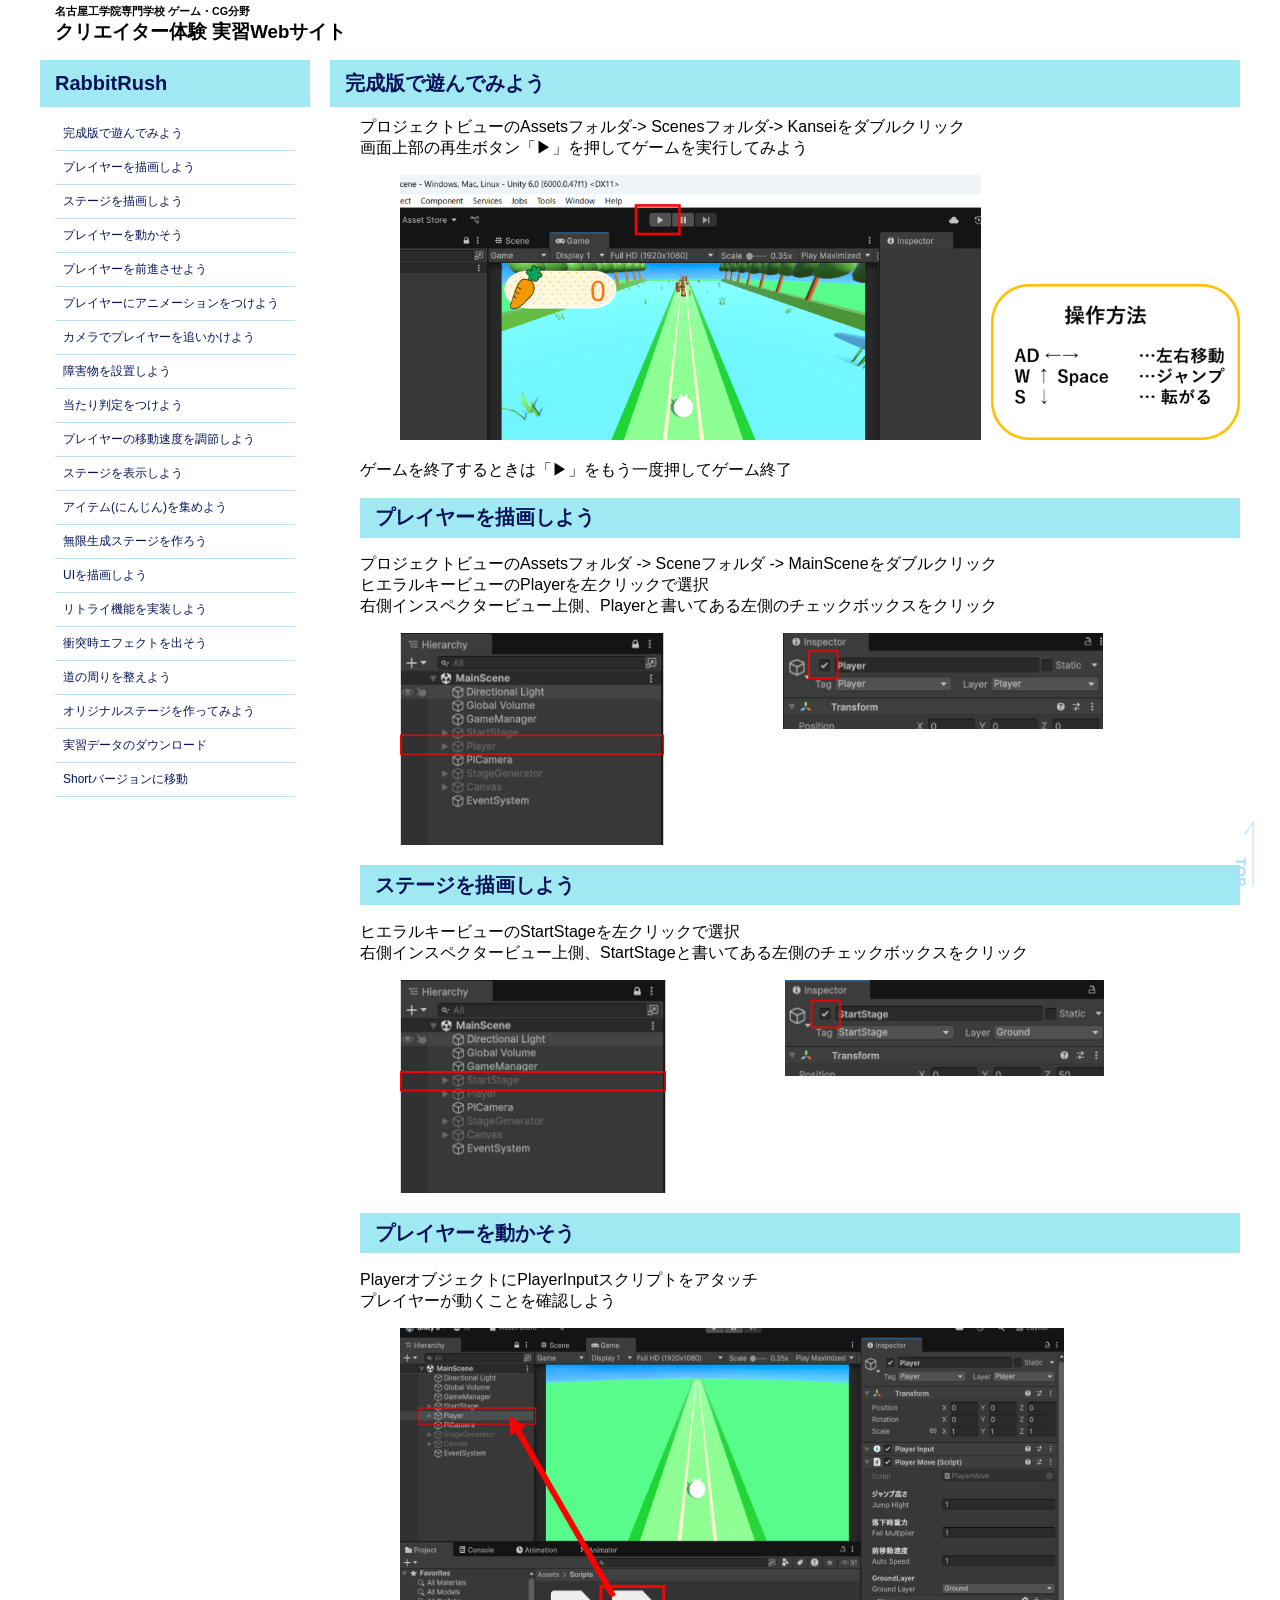
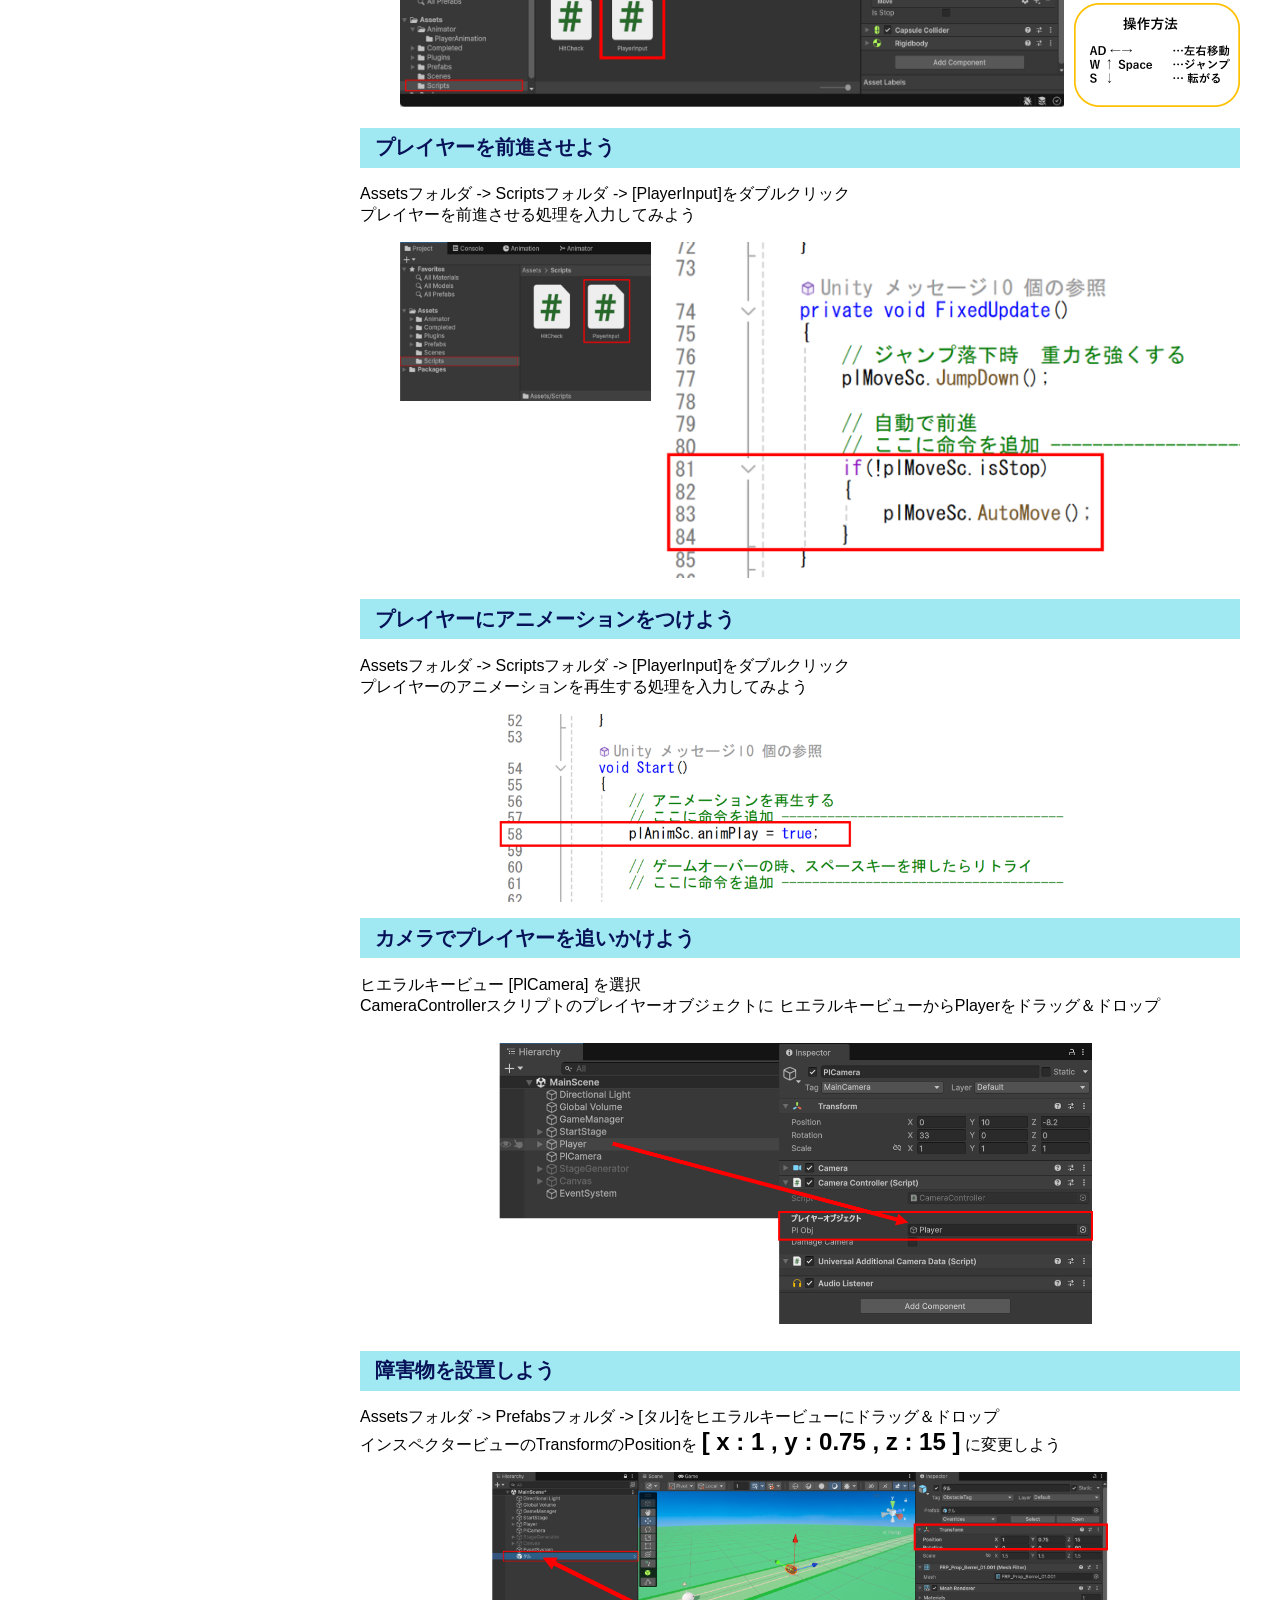
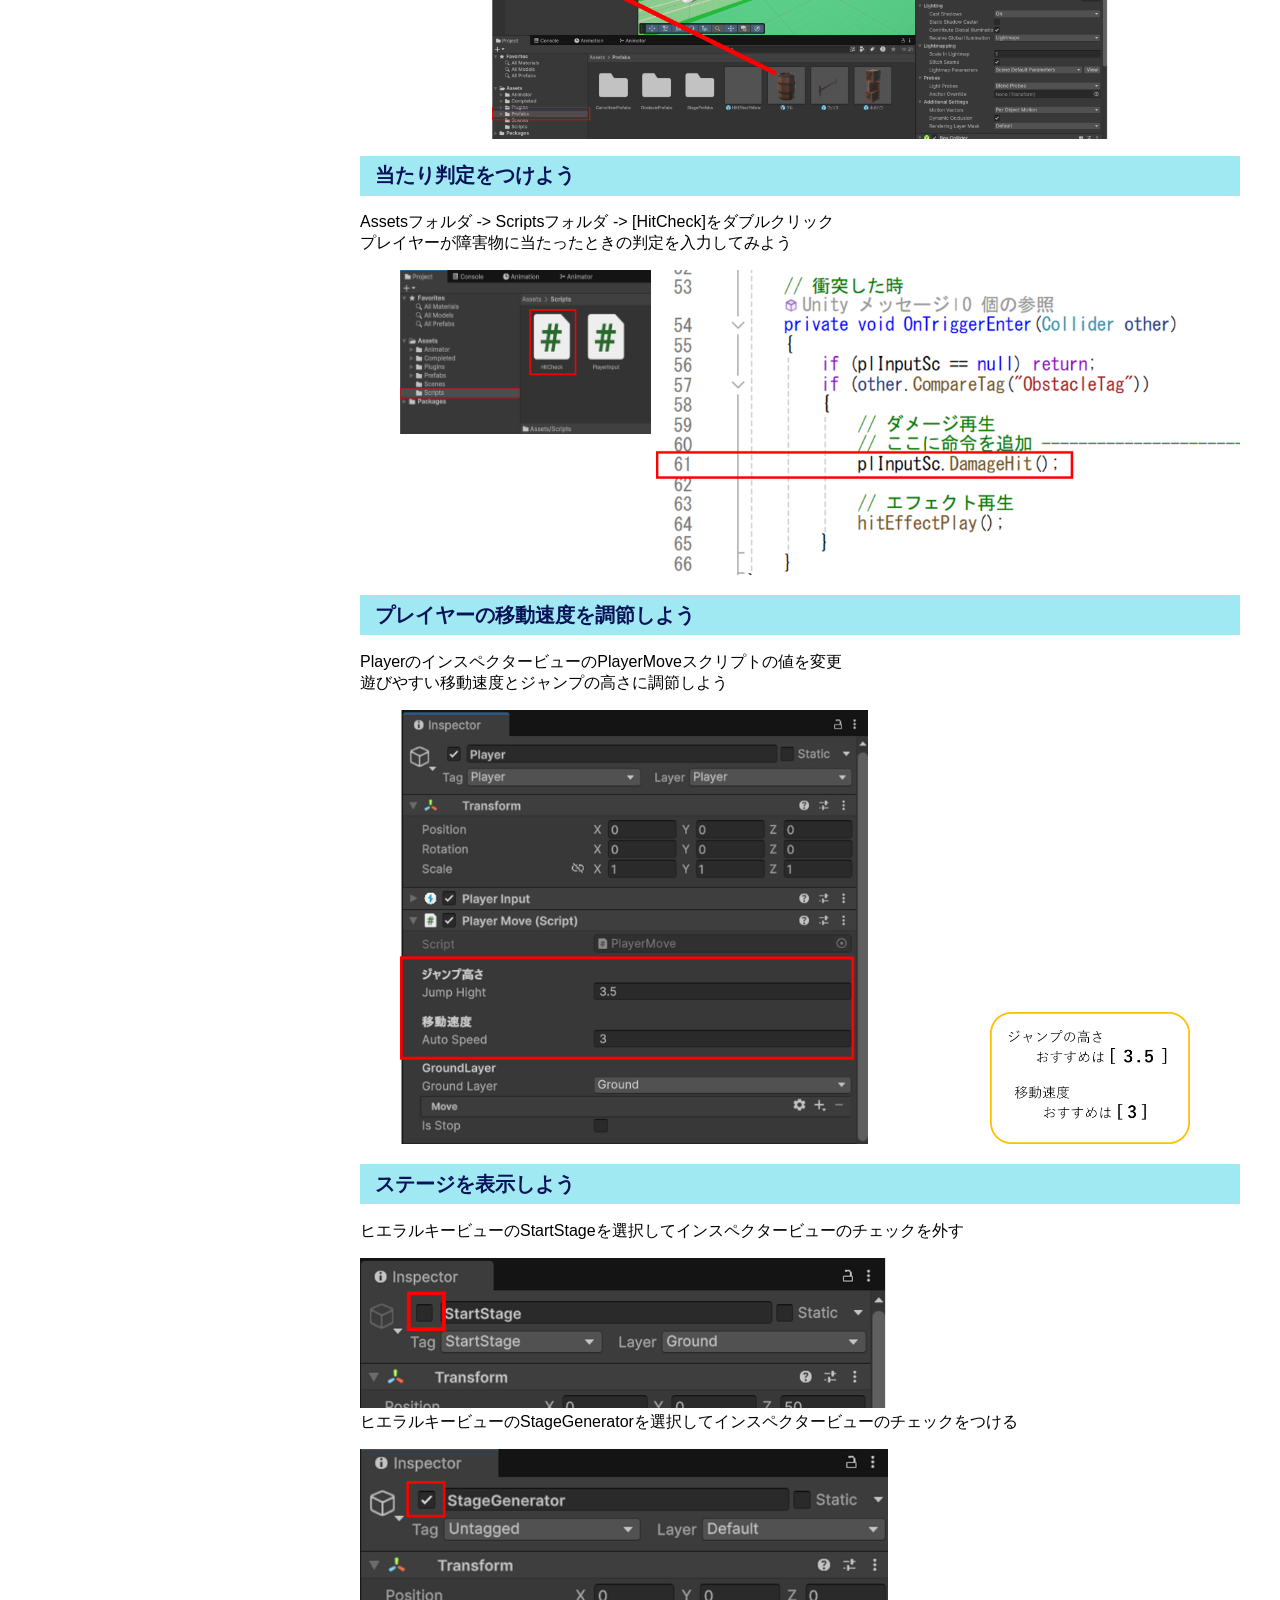
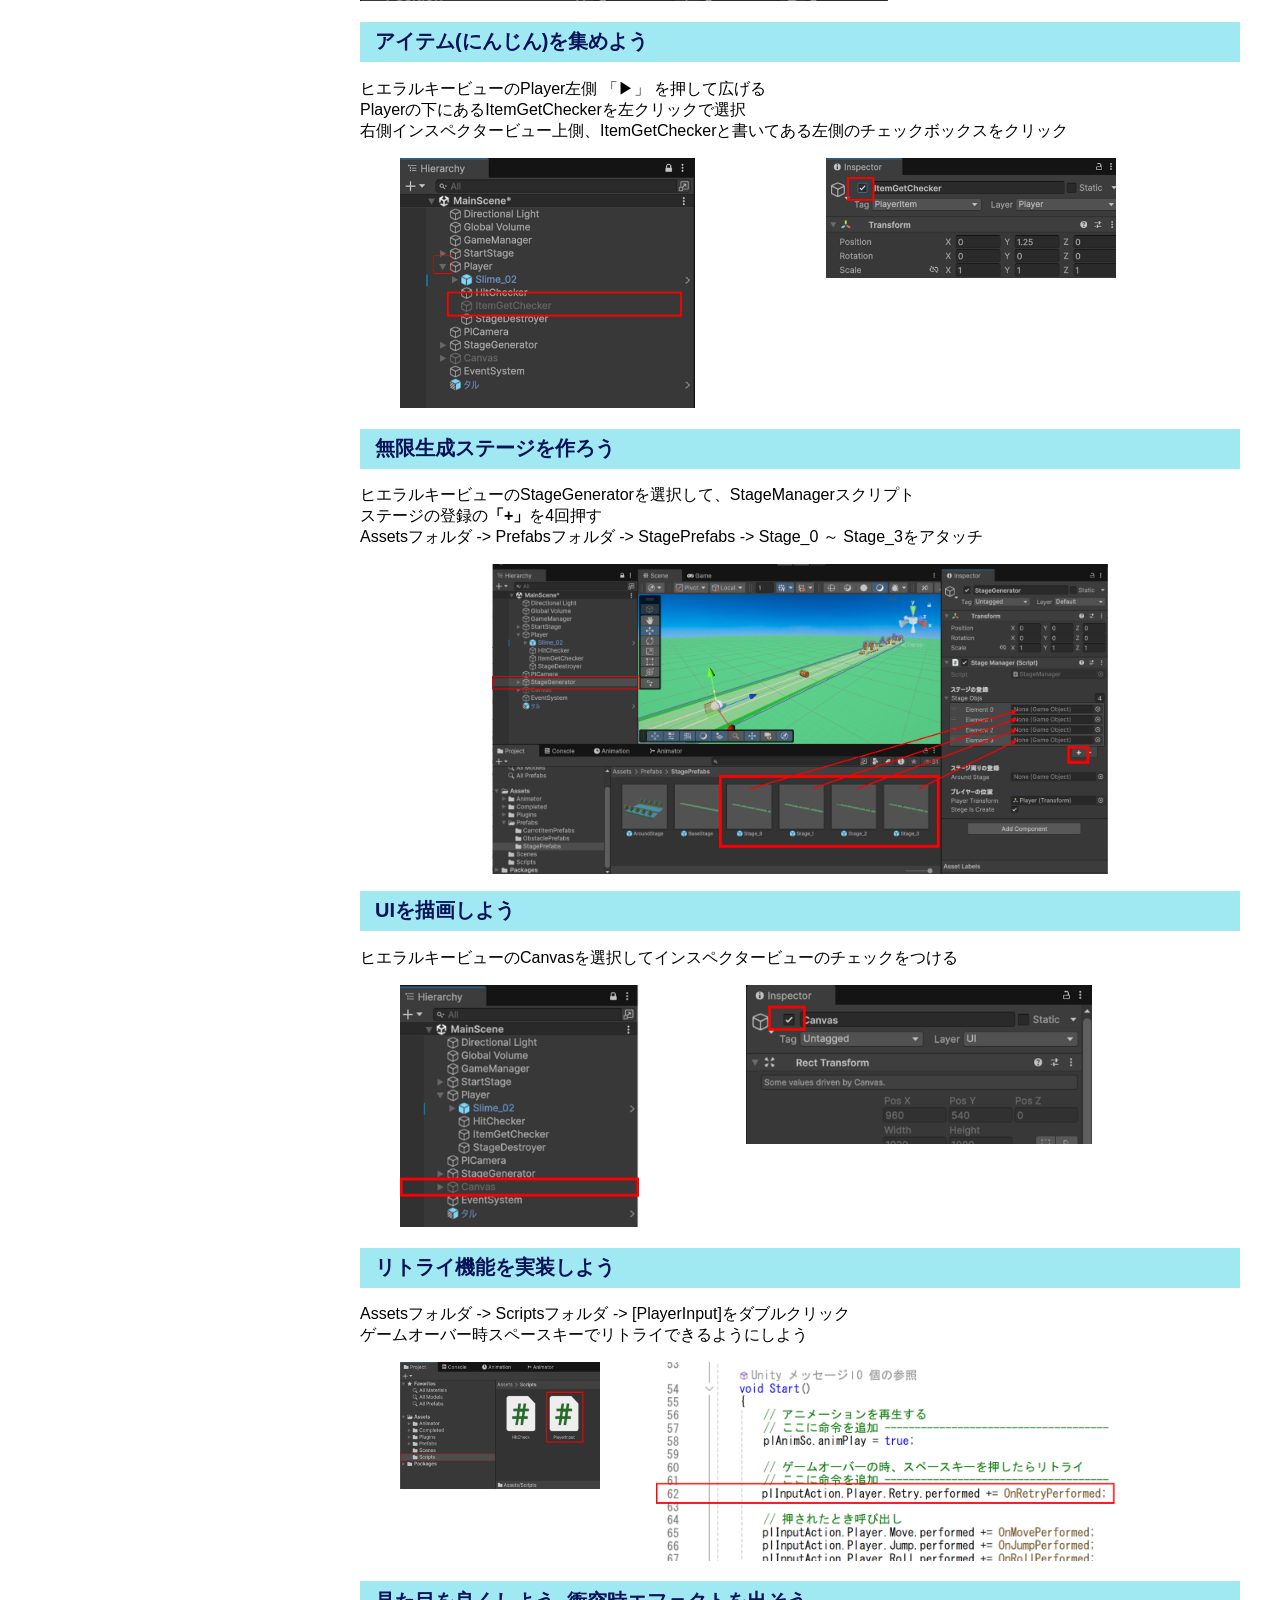
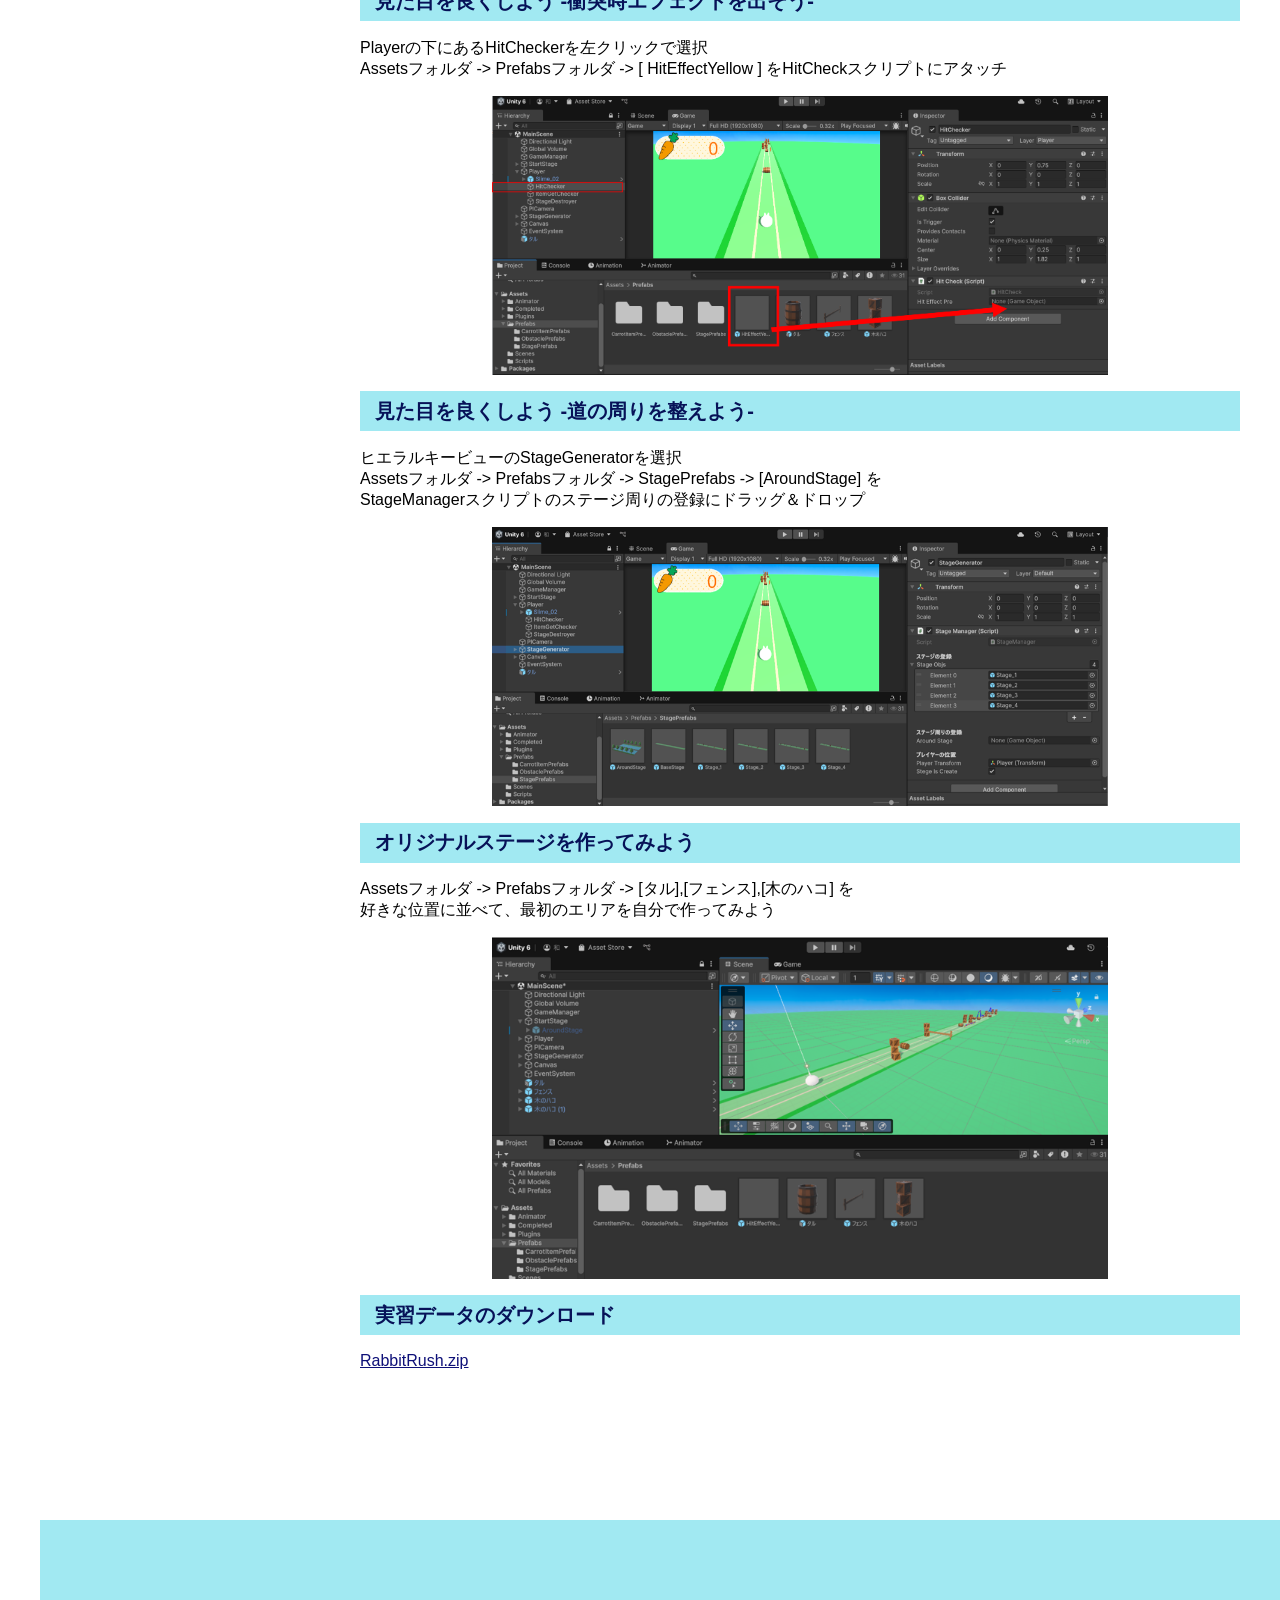
<file: index.html>
<!DOCTYPE html>
<html lang="ja">
    <head>
        <meta charset="UTF-8">
        <title>RabbitRush</title>
        <link rel="stylesheet" href="style.css">
    </head>
    <body>
    
        <div class="contents">
                <h6>名古屋工学院専門学校 ゲーム・CG分野</h6>
            <h3>クリエイター体験 実習Webサイト</h3>
            <div class="header">
                <div class="title-left">RabbitRush</div>
                <div class="title-right">完成版で遊んでみよう</div>
            </div>

             <div class="container">
                <nav class="sidebar">
                    <!--<h2>RabbitRush</h2>*/-->
                    <ul>
                        <li><a href=#link1>完成版で遊んでみよう</a></li>
                        <li><a href=#link2>プレイヤーを描画しよう</a></li>
                        <li><a href=#link3>ステージを描画しよう</a></li>
                        <li><a href=#link4>プレイヤーを動かそう</a></li>
                        <li><a href=#link5>プレイヤーを前進させよう</a></li>
                        <li><a href=#link6>プレイヤーにアニメーションをつけよう</a></li>
                        <li><a href=#link7>カメラでプレイヤーを追いかけよう</a></li>
                        <li><a href=#link8>障害物を設置しよう</a></li>
                        <li><a href=#link9>当たり判定をつけよう</a></li>
                        <li><a href=#link10>プレイヤーの移動速度を調節しよう</a></li>
                        <li><a href=#link11>ステージを表示しよう</a></li>
                        <li><a href=#link12>アイテム(にんじん)を集めよう</a></li>
                        <li><a href=#link13>無限生成ステージを作ろう</a></li>
                        <li><a href=#link14>UIを描画しよう</a></li>
                        <li><a href=#link15>リトライ機能を実装しよう</a></li>
                        <li><a href=#link16>衝突時エフェクトを出そう</a></li>
                        <li><a href=#link17>道の周りを整えよう</a></li>
                        <li><a href=#link18>オリジナルステージを作ってみよう</a></li>
                        <li><a href=#data>実習データのダウンロード</a></li>
                        <li><a href="shortIndex.html">Shortバージョンに移動</a></li>
                    </ul>
                </nav>
            <main class="content">

            <!--<h2>完成版を遊んでみよう</h2>-->
            <section id="link1">
                <p>プロジェクトビューのAssetsフォルダ-> Scenesフォルダ-> Kanseiをダブルクリック<br>
                    画面上部の再生ボタン「▶」を押してゲームを実行してみよう</p>  
                    <!--<img src="RunGame/image/Run1.jpg" alt="説明画像1">-->
                <ul class="lesson1">
                    <li><img src="RunGame/image/1-1.png" alt="説明画像2"></li>
                    <li><img src="RunGame/image/1-2.png" alt="説明画像操作"></li>
                </ul>
                    <p>ゲームを終了するときは「▶」をもう一度押してゲーム終了</p>
            </section>

            <section id="link2">
            <h2>プレイヤーを描画しよう</h2>
                <p>プロジェクトビューのAssetsフォルダ -> Sceneフォルダ -> MainSceneをダブルクリック<br>
                    ヒエラルキービューのPlayerを左クリックで選択<br>
                    右側インスペクタービュー上側、Playerと書いてある左側のチェックボックスをクリック
                </p>  
                <ul class="lesson2">
                    <li><img src="RunGame/image/2-1-pl.png" alt="説明画像pl"></li>
                    <li><img src="RunGame/image/2-2-pl.png" alt="説明画像pl"></li>
                </ul>
            </section>

            <section id="link3">
            <h2>ステージを描画しよう</h2>
                <p>ヒエラルキービューのStartStageを左クリックで選択<br>
                    右側インスペクタービュー上側、StartStageと書いてある左側のチェックボックスをクリック
                </p>
                <ul class="lesson3">
                    <li><img src="RunGame/image/2-1.png" alt="説明画像stage"></li>
                    <li><img src="RunGame/image/2-2-stage.png" alt="説明画像stage"></li>
                </ul>
            </section>

            <section id="link4">
            <h2>プレイヤーを動かそう</h2>
                <p>PlayerオブジェクトにPlayerInputスクリプトをアタッチ<br>
                    プレイヤーが動くことを確認しよう</p>
                    <ul class="lesson4">
                    <li><img src="RunGame/image/3-1.png" alt="説明画像3"></li>
                    <li><img src="RunGame/image/1-2.png" alt="説明画像操作"></li>
                </ul>
            </section>

            <section id="link5">
            <h2>プレイヤーを前進させよう</h2>
                <p>Assetsフォルダ -> Scriptsフォルダ -> [PlayerInput]をダブルクリック<br>
                    プレイヤーを前進させる処理を入力してみよう</p>
                    <ul class="lesson5">
                    <li><img src="RunGame/image/4-1.png" alt="説明画像5"></li>
                    <li><img src="RunGame/image/4-2.png" alt="説明画像5"></li>
                </ul>            
            </section>

            <section id="link6">
            <h2>プレイヤーにアニメーションをつけよう</h2>
                <p>Assetsフォルダ -> Scriptsフォルダ -> [PlayerInput]をダブルクリック<br>
                    プレイヤーのアニメーションを再生する処理を入力してみよう</p>
                    
                    <img class="lesson6" src="RunGame/image/5-1.png" alt="説明画像操作">
            </section>

            <section id="link7">
            <h2>カメラでプレイヤーを追いかけよう</h2>
                <p>ヒエラルキービュー [PlCamera] を選択<br>
                    CameraControllerスクリプトのプレイヤーオブジェクトに
                    ヒエラルキービューからPlayerをドラッグ＆ドロップ
                </p>
                    <img class="lesson7" src="RunGame/image/6-1.png" alt="説明画像操作">
            </section>

            <section id="link8">
            <h2>障害物を設置しよう</h2>
                <p>Assetsフォルダ -> Prefabsフォルダ -> [タル]をヒエラルキービューにドラッグ＆ドロップ<br>
                    インスペクタービューのTransformのPositionを
                    <span class ="large"> [ x : 1 , y : 0.75 , z : 15 ]</span> に変更しよう
                </p>
                    <img class="lesson8" src="RunGame/image/7-1.png" alt="説明画像操作">
            </section>

            <section id="link9">
            <h2>当たり判定をつけよう</h2>
                <p>Assetsフォルダ -> Scriptsフォルダ -> [HitCheck]をダブルクリック<br>
                    プレイヤーが障害物に当たったときの判定を入力してみよう</p>
                    <ul class="lesson9">
                    <li><img src="RunGame/image/8-1.png" alt="説明画像8"></li>
                    <li><img src="RunGame/image/8-2.png" alt="説明画像8"></li>
                </ul>    
            </section>

            <section id="link10">
            <h2>プレイヤーの移動速度を調節しよう</h2>
                <p>PlayerのインスペクタービューのPlayerMoveスクリプトの値を変更<br>
                    遊びやすい移動速度とジャンプの高さに調節しよう</p>
                    <ul class="lesson10">
                    <li><img src="RunGame/image/9-2.png" alt="説明画像2"></li>
                    <li><img src="RunGame/image/9-1.png" alt="説明画像操作"></li>
                </ul>
            </section>

            <section id="link11">
            <h2>ステージを表示しよう</h2>
            <p>ヒエラルキービューのStartStageを選択してインスペクタービューのチェックを外す</p>
                <img class="lesson11" src="RunGame/image/10-1.png" alt="説明画像2">
            <p>ヒエラルキービューのStageGeneratorを選択してインスペクタービューのチェックをつける</p>
                <img class="lesson11" src="RunGame/image/10-2.png" alt="説明画像2">
            </section>

            <section id="link12">
            <h2>アイテム(にんじん)を集めよう</h2>
                <p>ヒエラルキービューのPlayer左側 「▶」 を押して広げる<br>
                    Playerの下にあるItemGetCheckerを左クリックで選択<br>
                    右側インスペクタービュー上側、ItemGetCheckerと書いてある左側のチェックボックスをクリック</p>
                    <ul class="lesson12">
                        <li><img src="RunGame/image/11-1.png" alt="説明画像stage"></li>
                        <li><img src="RunGame/image/11-2.png" alt="説明画像stage"></li>
                </ul>
            </section>

            <section id="link13">
            <h2>無限生成ステージを作ろう</h2>
                <p>ヒエラルキービューのStageGeneratorを選択して、StageManagerスクリプト<br>
                    ステージの登録の<strong>「+」</strong>を4回押す<br>
                    Assetsフォルダ -> Prefabsフォルダ -> StagePrefabs -> Stage_0 ～ Stage_3をアタッチ</p>
                    <img class="lesson13" src="RunGame/image/12-1.png" alt="説明画像2">
            </section>

            <section id="link14"> 
            <h2>UIを描画しよう</h2>
                <p>ヒエラルキービューのCanvasを選択してインスペクタービューのチェックをつける</p>
                    <ul class="lesson14">
                        <li><img src="RunGame/image/13-1.png" alt="説明画像stage"></li>
                        <li><img src="RunGame/image/13-2.png" alt="説明画像stage"></li>
                </ul>

            </section>
            <section id="link15">
            <h2>リトライ機能を実装しよう</h2>
                <p>Assetsフォルダ -> Scriptsフォルダ -> [PlayerInput]をダブルクリック<br>
                ゲームオーバー時スペースキーでリトライできるようにしよう </p>
                    <ul class="lesson15">
                        <li><img src="RunGame/image/4-1.png" alt="説明画像stage"></li>
                        <li><img src="RunGame/image/14-2.png" alt="説明画像stage"></li>
                </ul>
            </section>

            <section id="link16">            
            <h2>見た目を良くしよう -衝突時エフェクトを出そう-</h2>
                <p>Playerの下にあるHitCheckerを左クリックで選択<br>
                    Assetsフォルダ -> Prefabsフォルダ -> [ HitEffectYellow ] をHitCheckスクリプトにアタッチ</p>
                    <img class="lesson16" src="RunGame/image/15-1.png" alt="説明画像2">
            </section>

            <section id="link17">
            <h2>見た目を良くしよう -道の周りを整えよう-</h2>
                <p>ヒエラルキービューのStageGeneratorを選択<br>
                    Assetsフォルダ -> Prefabsフォルダ -> StagePrefabs -> [AroundStage] を<br>
                    StageManagerスクリプトのステージ周りの登録にドラッグ＆ドロップ</p>
                    <img class="lesson16" src="RunGame/image/15-2.png" alt="説明画像2">
            </section>

            <section id="link18">
            <h2>オリジナルステージを作ってみよう</h2>
                    <p>Assetsフォルダ -> Prefabsフォルダ -> [タル],[フェンス],[木のハコ] を<br>
                    好きな位置に並べて、最初のエリアを自分で作ってみよう</p>
                    <img class="lesson16" src="RunGame/image/16-1.png" alt="説明画像2">
            </section>

            <section id="data">
                <h2>実習データのダウンロード</h2>
                <!--https://drive.google.com/file/d/1WFULctH2yBqkzoiYZ0oT8Qaqz9Obp4Fl/view?usp=drive_link-->
                <a class="data" href="https://drive.google.com/uc?export=download&id=1WFULctH2yBqkzoiYZ0oT8Qaqz9Obp4Fl">
                    RabbitRush.zip</a>
            </section>

            </main>

        </div>
            <footer class="footer">
                <a href="#" class="page-top">TOP</a>
            </footer>
        </div>
    </body>
</html>
</file>
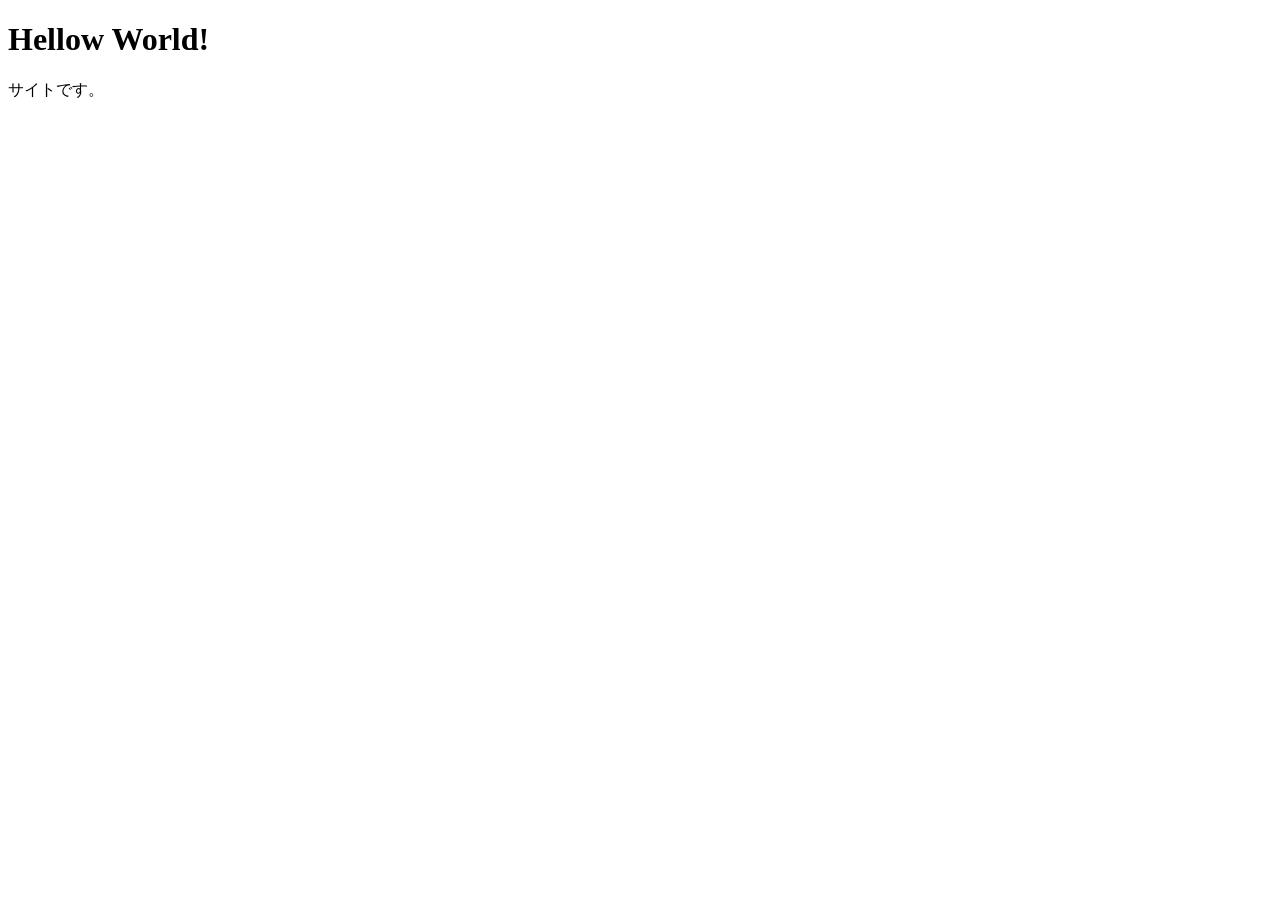
<file: MyPage.html>
<!DOCTYPE html>
<html lang="ja">
    <head>
        <meta charset="UTF-8">
        <title>MyPage----</title>
    </head>
    <body>
        <h1>Hellow World!</h1>
        <p>サイトです。</p>
    </body>
</html>
</file>
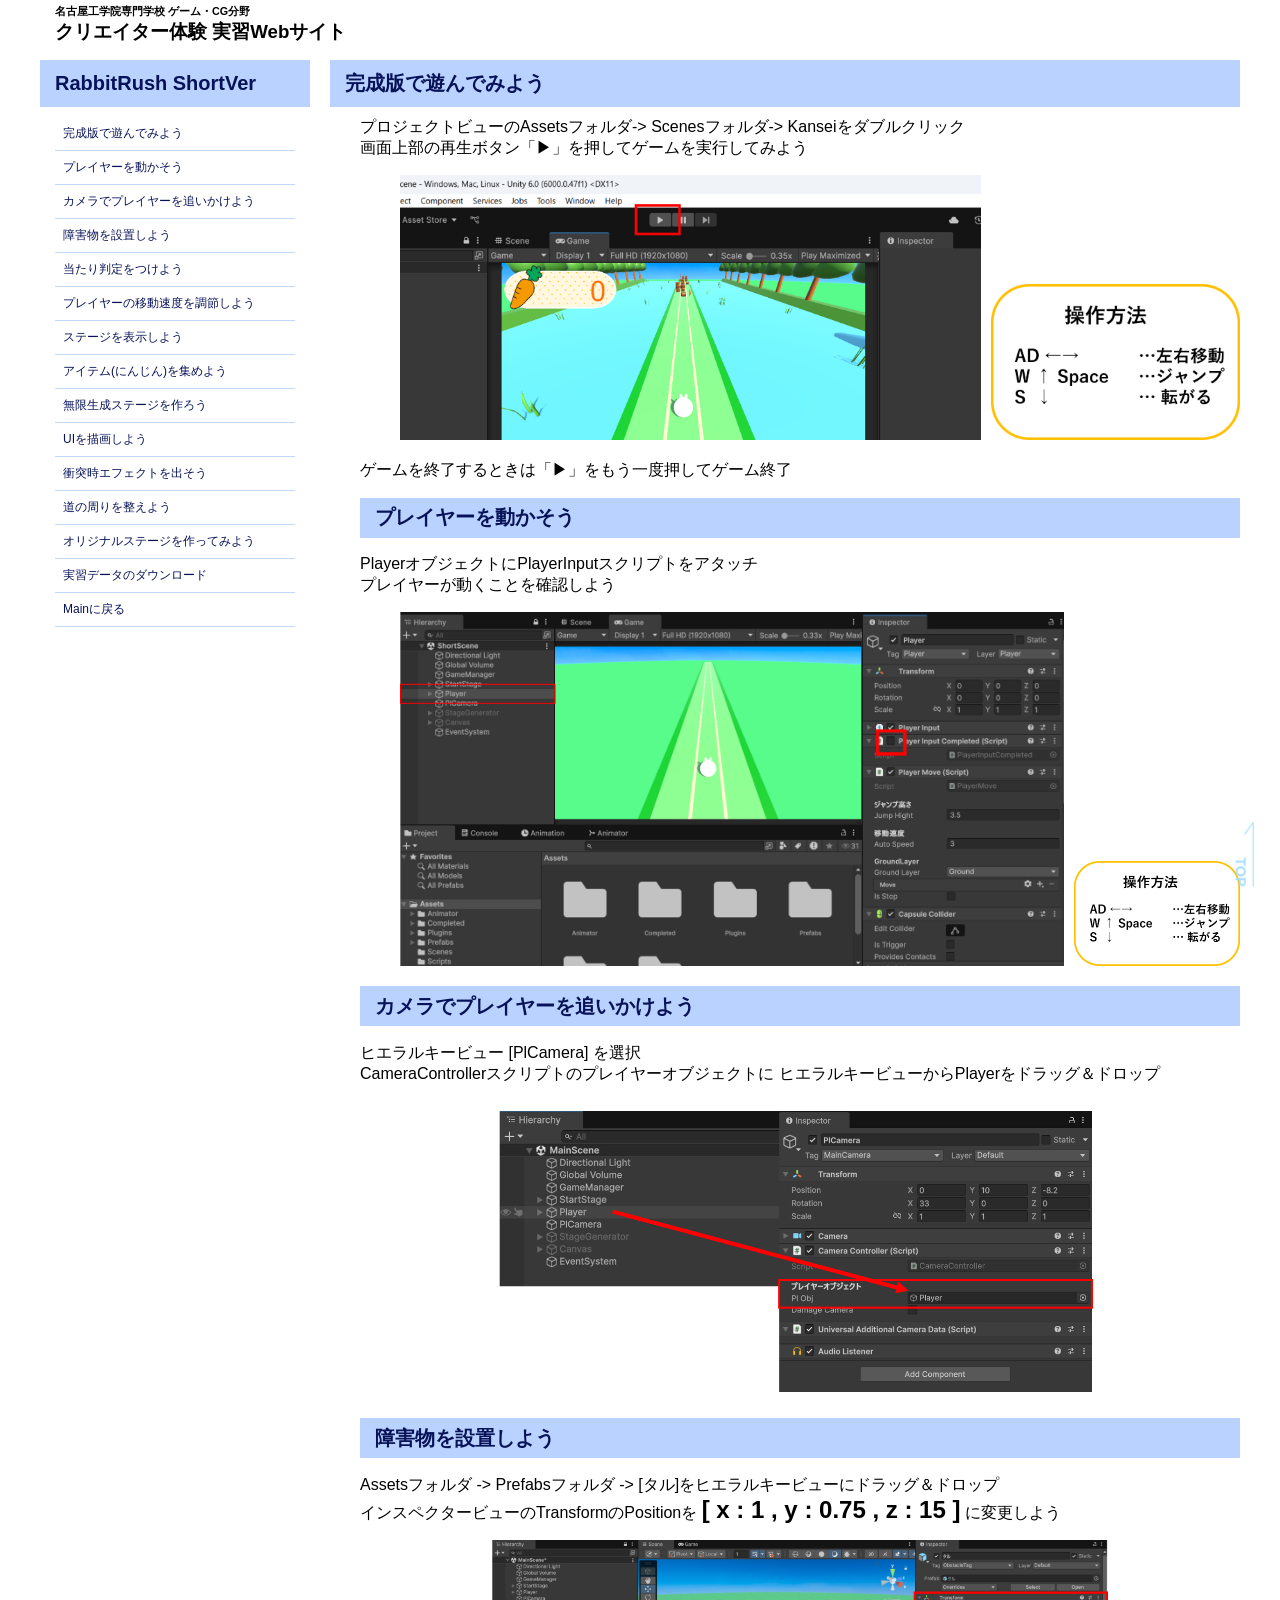
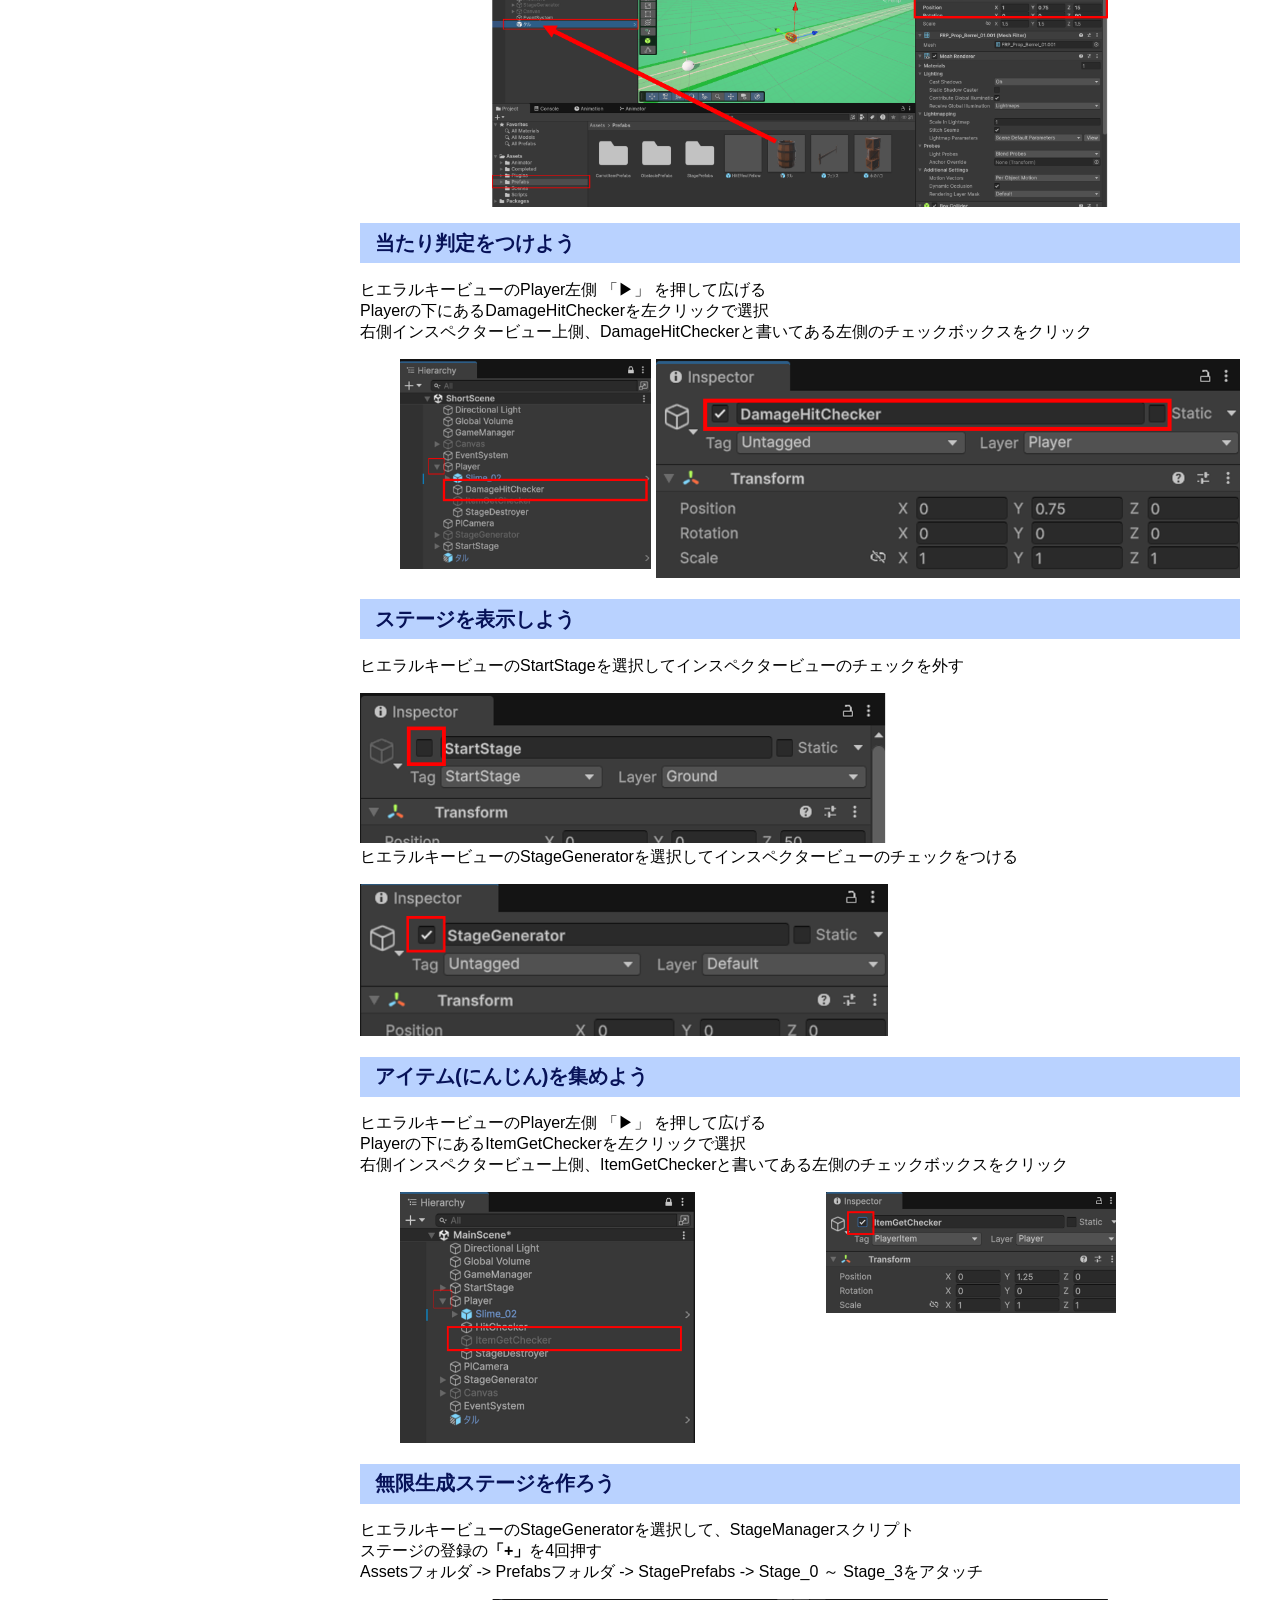
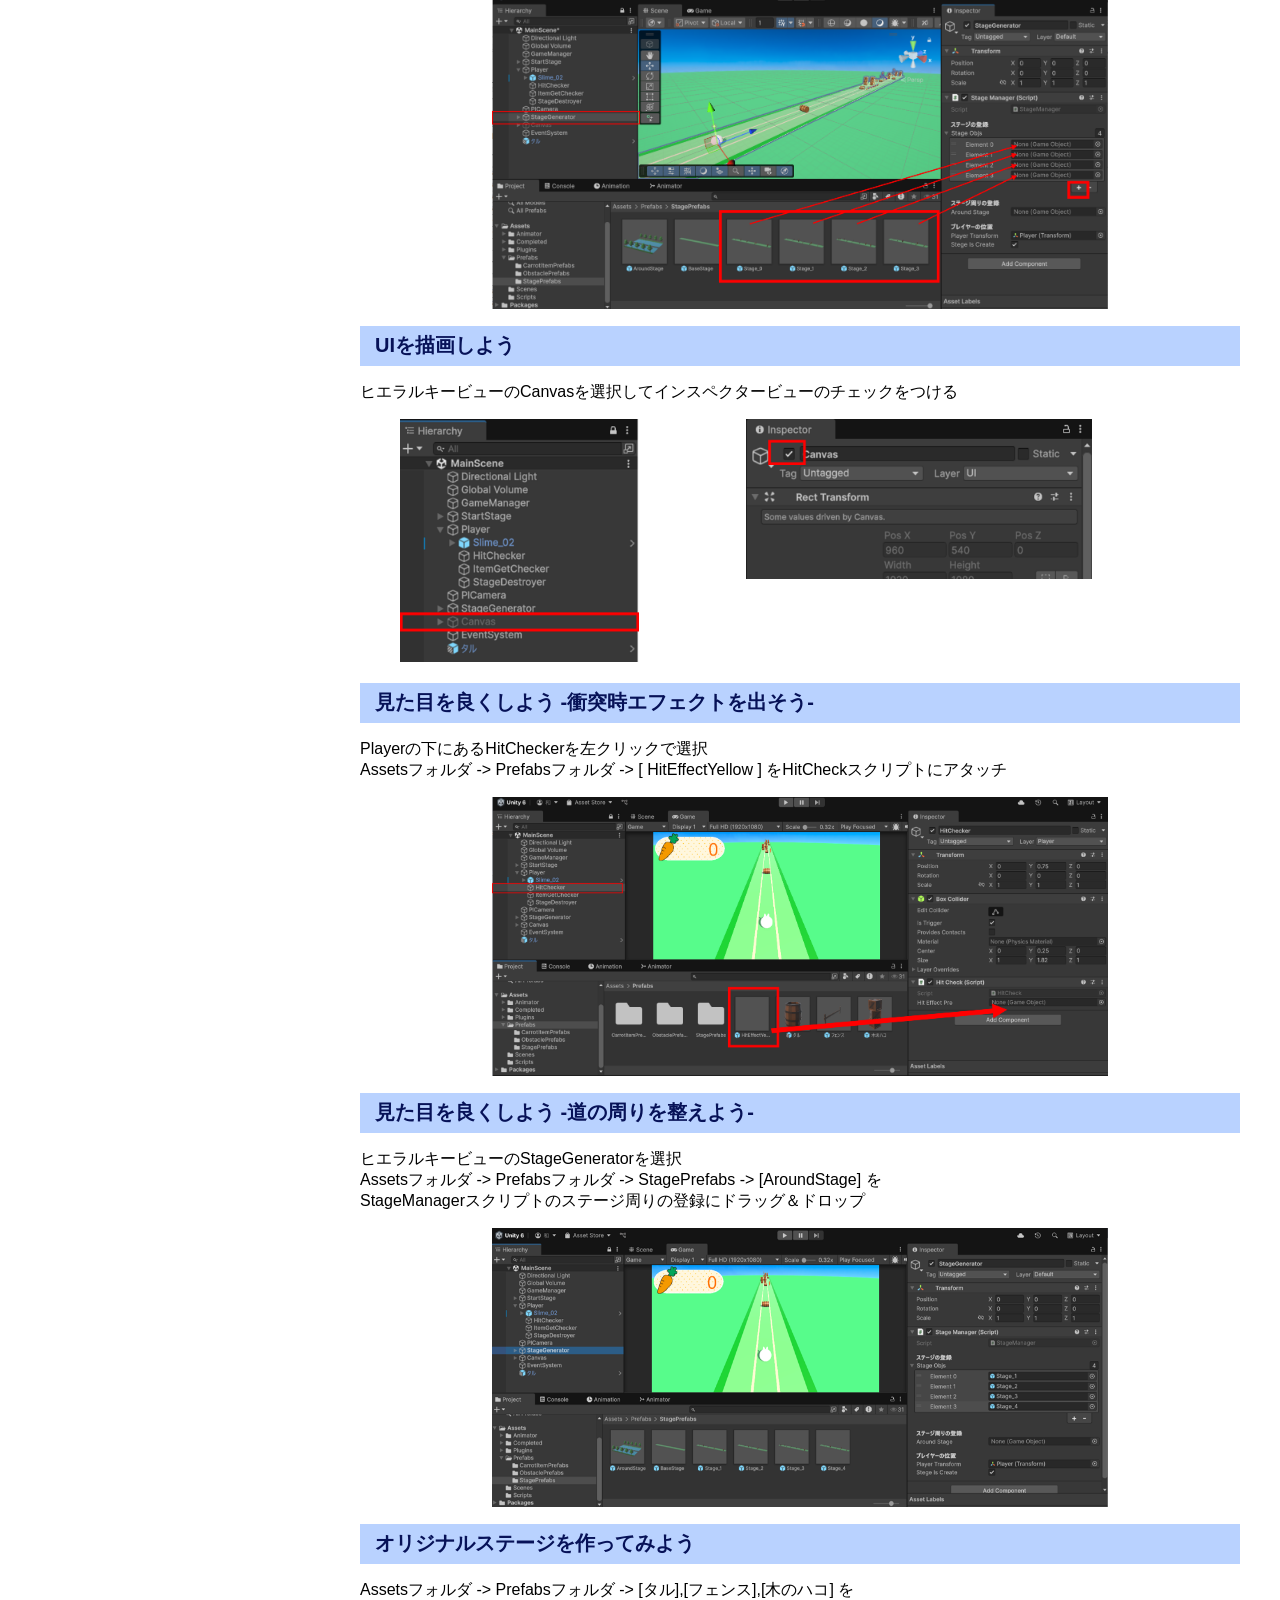
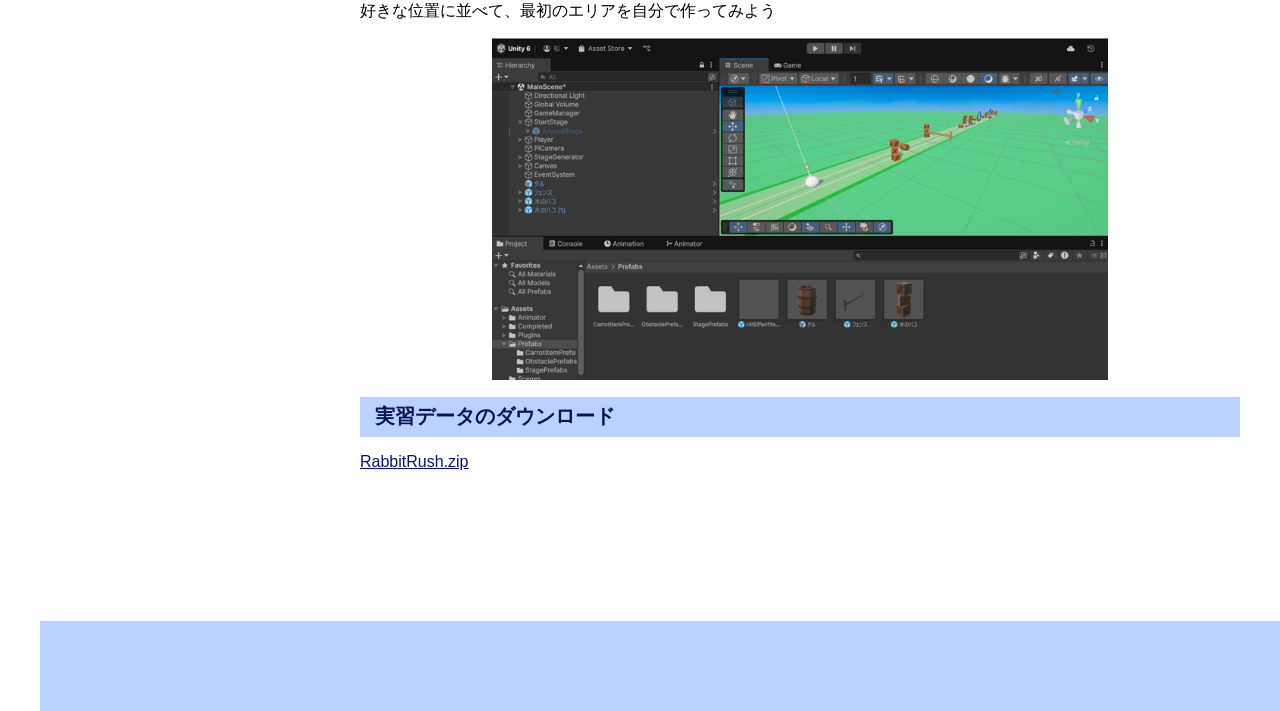
<file: shortIndex.html>
<!DOCTYPE html>
<html lang="ja">
    <head>
        <meta charset="UTF-8">
        <title>RabbitRush_Short</title>
        <link rel="stylesheet" href="shortStyle.css">
    </head>
    <body>
    
        <div class="contents">
                <h6>名古屋工学院専門学校 ゲーム・CG分野</h6>
            <h3>クリエイター体験 実習Webサイト</h3>
            <div class="header">
                <div class="title-left">RabbitRush  ShortVer</div>
                <div class="title-right">完成版で遊んでみよう</div>
            </div>

             <div class="container">
                <nav class="sidebar">
                    <!--<h2>RabbitRush</h2>*/-->
                    <ul>
                        <li><a href=#link1>完成版で遊んでみよう</a></li>
                        <li><a href=#link4>プレイヤーを動かそう</a></li>
                        <li><a href=#link7>カメラでプレイヤーを追いかけよう</a></li>
                        <li><a href=#link8>障害物を設置しよう</a></li>
                        <li><a href=#link9>当たり判定をつけよう</a></li>
                        <li><a href=#link10>プレイヤーの移動速度を調節しよう</a></li>
                        <li><a href=#link11>ステージを表示しよう</a></li>
                        <li><a href=#link12>アイテム(にんじん)を集めよう</a></li>
                        <li><a href=#link13>無限生成ステージを作ろう</a></li>
                        <li><a href=#link14>UIを描画しよう</a></li>
                        <li><a href=#link16>衝突時エフェクトを出そう</a></li>
                        <li><a href=#link17>道の周りを整えよう</a></li>
                        <li><a href=#link18>オリジナルステージを作ってみよう</a></li>
                        <li><a href=#data>実習データのダウンロード</a></li>
                        <li><a href="index.html">Mainに戻る</a></li>
                    </ul>
                </nav>
            <main class="content">

            <!--<h2>完成版を遊んでみよう</h2>-->
            <section id="link1">
                <p>プロジェクトビューのAssetsフォルダ-> Scenesフォルダ-> Kanseiをダブルクリック<br>
                    画面上部の再生ボタン「▶」を押してゲームを実行してみよう</p>  
                    <!--<img src="RunGame/image/Run1.jpg" alt="説明画像1">-->
                <ul class="lesson1">
                    <li><img src="RunGame/image/1-1.png" alt="説明画像2"></li>
                    <li><img src="RunGame/image/1-2.png" alt="説明画像操作"></li>
                </ul>
                    <p>ゲームを終了するときは「▶」をもう一度押してゲーム終了</p>
            </section>

            <section id="link4">
            <h2>プレイヤーを動かそう</h2>
                <p>PlayerオブジェクトにPlayerInputスクリプトをアタッチ<br>
                    プレイヤーが動くことを確認しよう</p>
                    <ul class="lesson4">
                    <li><img src="RunGame/image/ShortImage/s3-1.png" alt="説明画像3"></li>
                    <li><img src="RunGame/image/1-2.png" alt="説明画像操作"></li>
                </ul>
            </section>

            <section id="link7">
            <h2>カメラでプレイヤーを追いかけよう</h2>
                <p>ヒエラルキービュー [PlCamera] を選択<br>
                    CameraControllerスクリプトのプレイヤーオブジェクトに
                    ヒエラルキービューからPlayerをドラッグ＆ドロップ
                </p>
                    <img class="lesson7" src="RunGame/image/6-1.png" alt="説明画像操作">
            </section>

            <section id="link8">
            <h2>障害物を設置しよう</h2>
                <p>Assetsフォルダ -> Prefabsフォルダ -> [タル]をヒエラルキービューにドラッグ＆ドロップ<br>
                    インスペクタービューのTransformのPositionを
                    <span class ="large"> [ x : 1 , y : 0.75 , z : 15 ]</span> に変更しよう
                </p>
                    <img class="lesson8" src="RunGame/image/7-1.png" alt="説明画像操作">
            </section>

            <section id="link9">
            <h2>当たり判定をつけよう</h2>
                <p>ヒエラルキービューのPlayer左側 「▶」 を押して広げる<br>
                    Playerの下にあるDamageHitCheckerを左クリックで選択<br>
                    右側インスペクタービュー上側、DamageHitCheckerと書いてある左側のチェックボックスをクリック</p>
                    <ul class="lesson9">
                    <li><img src="RunGame/image/ShortImage/s8-1.png" alt="説明画像8"></li>
                    <li><img src="RunGame/image/ShortImage/s8-2.png" alt="説明画像8"></li>
                </ul>    
            </section>

            <section id="link11">
            <h2>ステージを表示しよう</h2>
            <p>ヒエラルキービューのStartStageを選択してインスペクタービューのチェックを外す</p>
                <img class="lesson11" src="RunGame/image/10-1.png" alt="説明画像2">
            <p>ヒエラルキービューのStageGeneratorを選択してインスペクタービューのチェックをつける</p>
                <img class="lesson11" src="RunGame/image/10-2.png" alt="説明画像2">
            </section>

            <section id="link12">
            <h2>アイテム(にんじん)を集めよう</h2>
                <p>ヒエラルキービューのPlayer左側 「▶」 を押して広げる<br>
                    Playerの下にあるItemGetCheckerを左クリックで選択<br>
                    右側インスペクタービュー上側、ItemGetCheckerと書いてある左側のチェックボックスをクリック</p>
                    <ul class="lesson12">
                        <li><img src="RunGame/image/11-1.png" alt="説明画像stage"></li>
                        <li><img src="RunGame/image/11-2.png" alt="説明画像stage"></li>
                </ul>
            </section>

            <section id="link13">
            <h2>無限生成ステージを作ろう</h2>
                <p>ヒエラルキービューのStageGeneratorを選択して、StageManagerスクリプト<br>
                    ステージの登録の<strong>「+」</strong>を4回押す<br>
                    Assetsフォルダ -> Prefabsフォルダ -> StagePrefabs -> Stage_0 ～ Stage_3をアタッチ</p>
                    <img class="lesson13" src="RunGame/image/12-1.png" alt="説明画像2">
            </section>

            <section id="link14"> 
            <h2>UIを描画しよう</h2>
                <p>ヒエラルキービューのCanvasを選択してインスペクタービューのチェックをつける</p>
                    <ul class="lesson14">
                        <li><img src="RunGame/image/13-1.png" alt="説明画像stage"></li>
                        <li><img src="RunGame/image/13-2.png" alt="説明画像stage"></li>
                </ul>

            </section>

            <section id="link16">            
            <h2>見た目を良くしよう -衝突時エフェクトを出そう-</h2>
                <p>Playerの下にあるHitCheckerを左クリックで選択<br>
                    Assetsフォルダ -> Prefabsフォルダ -> [ HitEffectYellow ] をHitCheckスクリプトにアタッチ</p>
                    <img class="lesson16" src="RunGame/image/15-1.png" alt="説明画像2">
            </section>

            <section id="link17">
            <h2>見た目を良くしよう -道の周りを整えよう-</h2>
                <p>ヒエラルキービューのStageGeneratorを選択<br>
                    Assetsフォルダ -> Prefabsフォルダ -> StagePrefabs -> [AroundStage] を<br>
                    StageManagerスクリプトのステージ周りの登録にドラッグ＆ドロップ</p>
                    <img class="lesson16" src="RunGame/image/15-2.png" alt="説明画像2">
            </section>

            <section id="link18">
            <h2>オリジナルステージを作ってみよう</h2>
                    <p>Assetsフォルダ -> Prefabsフォルダ -> [タル],[フェンス],[木のハコ] を<br>
                    好きな位置に並べて、最初のエリアを自分で作ってみよう</p>
                    <img class="lesson16" src="RunGame/image/16-1.png" alt="説明画像2">
            </section>

            <section id="data">
                <h2>実習データのダウンロード</h2>
                <!--https://drive.google.com/file/d/1WFULctH2yBqkzoiYZ0oT8Qaqz9Obp4Fl/view?usp=drive_link-->
                <a class="data" href="https://drive.google.com/uc?export=download&id=1WFULctH2yBqkzoiYZ0oT8Qaqz9Obp4Fl">
                    RabbitRush.zip</a>

            </section>

            </main>

        </div>
            <footer class="footer">
                <a href="#" class="page-top">TOP</a>
            </footer>
        </div>
    </body>
</html>
</file>
<file: style.css>
.html{
    scroll-behavior: smooth;
}

body {
    margin: 0;
    font-family: sans-serif;
}

h6{
    margin:5px 15px 0 15px
}

h3{
    margin:0 15px 15px 15px;
}

.contents{
    max-width: 1200px;
    margin:0 auto;
    padding: 0 20px;
}

.header{
    display: flex;
   /* max-width: 1080px;
    margin: 0 auto;
    padding: 0 20px;*/
    gap:20px;       /*20px分の余白*/
    margin-bottom: 10px;

    align-items: stretch;
}

.title-left{
    width:240px;
    background-color: #a1e9f2;
    color: rgb(7, 18, 88);
    padding: 10px 15px;

    display: flex;
    align-items: center;
    font-size: 20px;
    font-weight: bold;
}

.title-right{
    flex:1;
    background-color: #a1e9f2;
    color: rgb(7, 18, 88);
    padding: 10px 15px;

    display: flex;
    align-items: center;
    font-size: 20px;
    font-weight: bold;
}

/* 全体を横並び */
.container {
    display: flex;
    /*max-width: 1200px;  /*横幅制限*/
    /*margin: auto;       /*中央寄せ*/
    /*padding: 10px 20px;    /*左右余白*/
    align-items: flex-start;
    gap :20px;
}

/* 左メニュー */
.sidebar {
    flex:3;
    min-width: 140px;
    max-width: 240px;
    background-color: white;
    color: rgb(7, 18, 88);
    /*height: 100vh; /* 画面いっぱい */
    padding: 0 15px;

    /*position : fixed;   /*位置固定うまくいかない*/
    position: sticky;
    top:20px;


     ul {
    list-style: none;
    padding: 0;
    margin:0;}

    li {
    /*padding: 8px;*/
    border-bottom: 1px solid #bbe0f9;
    cursor: pointer;
    font-size: 12px;}

     li:hover {
    background-color: #bbe0f9;}

    a{
        display: block;
        text-decoration:none;
        color:inherit;
        padding: 8px;
    }
}

/* メインエリア */
.content {
    flex: 7;
    padding: 0 0 0 30px;
    margin-bottom: 150px;
}

.content p{
    margin-top: 0;
}

 .content p .large{
    font-size: 150%;
    font-weight: bold;
    }

.content h2{
    flex:1;
    background-color: #a1e9f2;
    color: rgb(7, 18, 88);
    padding: 10px 15px;
    height: 20px;

    display: flex;
    align-items: center;
    font-size: 20px;
    font-weight: bold;
}

/*.content img {
    width: 100%;
    max-width: 800px;
    margin-top: 10px;
}*/

.lesson1{
    display: flex;
    list-style: none;
    gap:10px;

    align-items: flex-end;/*下揃え*/

    li:nth-child(1){
    flex:7;}

    li:nth-child(2){
    flex:3;}

    img {
    width: 100%;
    height :auto;
    max-width: none;}
}

.lesson2{
    display: flex;
    list-style: none;
    gap:5px;

    align-items: flex-start;/*上揃え*/

    img {
    width: 70%;
    height :auto;
    max-width: none;}
}
.lesson3{
    display: flex;
    list-style: none;
    gap:5px;

    align-items: flex-start;/*上揃え*/

    img {
    width: 70%;
    height :auto;
    max-width: none;}
}

.lesson4{
    display: flex;
    list-style: none;
    gap:10px;

    align-items: flex-end;/*下揃え*/

    li:nth-child(1){
    flex:8;}

    li:nth-child(2){
    flex:2;}

    img {
    width: 100%;
    height :auto;
    max-width: none;}
}

.lesson5{
    display: flex;
    list-style: none;
    gap:5px;

    align-items: flex-start;/*上揃え*/

    li:nth-child(1){
    flex:3;}

    li:nth-child(2){
    flex:7;}

    img {
    width: 100%;
    height :auto;
    max-width: none;}
}

.lesson6{
    display: block;
    margin: 0 auto;

        width: 70%;
        height :auto;
        max-width: none;
}


.lesson7{
    display: block;
    margin: 0 auto;
    width: 70%;
        height :auto;
        max-width: none;
}

.lesson8{
    display: block;
    margin: 0 auto;
        width: 70%;
        height :auto;
        max-width: none;
}

.lesson9{
    display: flex;
    list-style: none;
    gap:5px;

    align-items: flex-start;/*上揃え*/

    li:nth-child(1){
    flex:3;}

    li:nth-child(2){
    flex:7;}

    img {
    width: 100%;
    height :auto;
    max-width: none;}
}

.lesson10{
    display: flex;
    list-style: none;
    gap:5px;

    align-items: flex-end;/*下揃え*/

    li:nth-child(1){
    flex:7;}

    li:nth-child(2){
    flex:3;}

    img {
    width: 80%;
    height :auto;
    max-width: none;}
}

.lesson11{
        text-align: center;
        width: 60%;
        height :auto;
        max-width: none;
}

.lesson12{
    display: flex;
    list-style: none;
    gap:5px;

    align-items: flex-start;/*上揃え*/

    img {
    width: 70%;
    height :auto;
    max-width: none;}
}

.lesson13{
    display: block;
    margin: 0 auto;
        width: 70%;
        height :auto;
        max-width: none;
}

.lesson14{
    display: flex;
    list-style: none;
    gap:5px;

    align-items: flex-start;/*上揃え*/

    img {
    width: 70%;
    height :auto;
    max-width: none;}
}

.lesson15{
    display: flex;
    list-style: none;
    gap:5px;

    align-items: flex-start;/*上揃え*/

    li:nth-child(1){
    flex:3;}

    li:nth-child(2){
    flex:7;
    }

    img {
    width: 80%;
    height :auto;
    max-width: none;}
}

.lesson16{
    display: block;
    margin: 0 auto;
        width: 70%;
        height :auto;
        max-width: none;
}

.lesson17{
    display: block;
    margin: 0 auto;
        width: 70%;
        height :auto;
        max-width: none;
}

.lesson18{
    display: block;
    margin: 0 auto;
        width: 70%;
        height :auto;
        max-width: none;
}

a.data{
    color:#0e1078;
    
    :visited{
        color: #9496e5;
    }
    :hover{
        color: #0e1078;
    }
}

.page-top {
    position: fixed;
    right: 20px;
    bottom: 20px;
    height: 50px;
    text-decoration: none;
    font-weight: bold;
    transform: rotate(90deg);
    font-size: 90%;
    line-height: 1.5rem;
    color: #a3ddff;
    padding: 0 0 0 35px;
    border-top: solid 1px;
}
.page-top::before {
    content: "";
    display: block;
    position: absolute;
    top: -1px;
    left: 0px;
    width: 15px;
    border-top: solid 1px;
    transform: rotate(35deg);
    transform-origin: left top;
}


.footer{
    width: 100%;
    height: 40px;
    text-align: center;
    padding: 25px;
    background-color: #a1e9f2;
}
</file>
<file: shortStyle.css>
.html{
    scroll-behavior: smooth;
}

body {
    margin: 0;
    font-family: sans-serif;
}

h6{
    margin:5px 15px 0 15px
}

h3{
    margin:0 15px 15px 15px;
}

.contents{
    max-width: 1200px;
    margin:0 auto;
    padding: 0 20px;
}

.header{
    display: flex;
   /* max-width: 1080px;
    margin: 0 auto;
    padding: 0 20px;*/
    gap:20px;       /*20px分の余白*/
    margin-bottom: 10px;

    align-items: stretch;
}

.title-left{
    width:240px;
    background-color: #b9d2ff;
    color: rgb(7, 18, 88);
    padding: 10px 15px;

    display: flex;
    align-items: center;
    font-size: 20px;
    font-weight: bold;
}

.title-right{
    flex:1;
    background-color: #b9d2ff;
    color: rgb(7, 18, 88);
    padding: 10px 15px;

    display: flex;
    align-items: center;
    font-size: 20px;
    font-weight: bold;
}

/* 全体を横並び */
.container {
    display: flex;
    /*max-width: 1200px;  /*横幅制限*/
    /*margin: auto;       /*中央寄せ*/
    /*padding: 10px 20px;    /*左右余白*/
    align-items: flex-start;
    gap :20px;
}

/* 左メニュー */
.sidebar {
    flex:3;
    min-width: 140px;
    max-width: 240px;
    background-color: white;
    color: rgb(7, 18, 88);
    /*height: 100vh; /* 画面いっぱい */
    padding: 0 15px;

    /*position : fixed;   /*位置固定うまくいかない*/
    position: sticky;
    top:20px;


     ul {
    list-style: none;
    padding: 0;
    margin:0;}

    li {
    /*padding: 8px;*/
    border-bottom: 1px solid #c2d7fe;
    cursor: pointer;
    font-size: 12px;}

     li:hover {
    background-color: #c2d7fe;}

    a{
        display: block;
        text-decoration:none;
        color:inherit;
        padding: 8px;
    }
}

/* メインエリア */
.content {
    flex: 7;
    padding: 0 0 0 30px;
    margin-bottom: 150px;
}

.content p{
    margin-top: 0;
}

 .content p .large{
    font-size: 150%;
    font-weight: bold;
    }

.content h2{
    flex:1;
    background-color: #b9d2ff;
    color: rgb(7, 18, 88);
    padding: 10px 15px;
    height: 20px;

    display: flex;
    align-items: center;
    font-size: 20px;
    font-weight: bold;
}

/*.content img {
    width: 100%;
    max-width: 800px;
    margin-top: 10px;
}*/

.lesson1{
    display: flex;
    list-style: none;
    gap:10px;

    align-items: flex-end;/*下揃え*/

    li:nth-child(1){
    flex:7;}

    li:nth-child(2){
    flex:3;}

    img {
    width: 100%;
    height :auto;
    max-width: none;}
}

.lesson2{
    display: flex;
    list-style: none;
    gap:5px;

    align-items: flex-start;/*上揃え*/

    img {
    width: 70%;
    height :auto;
    max-width: none;}
}
.lesson3{
    display: flex;
    list-style: none;
    gap:5px;

    align-items: flex-start;/*上揃え*/

    img {
    width: 70%;
    height :auto;
    max-width: none;}
}

.lesson4{
    display: flex;
    list-style: none;
    gap:10px;

    align-items: flex-end;/*下揃え*/

    li:nth-child(1){
    flex:8;}

    li:nth-child(2){
    flex:2;}

    img {
    width: 100%;
    height :auto;
    max-width: none;}
}

.lesson5{
    display: flex;
    list-style: none;
    gap:5px;

    align-items: flex-start;/*上揃え*/

    li:nth-child(1){
    flex:3;}

    li:nth-child(2){
    flex:7;}

    img {
    width: 100%;
    height :auto;
    max-width: none;}
}

.lesson6{
    display: block;
    margin: 0 auto;

        width: 70%;
        height :auto;
        max-width: none;
}


.lesson7{
    display: block;
    margin: 0 auto;
    width: 70%;
        height :auto;
        max-width: none;
}

.lesson8{
    display: block;
    margin: 0 auto;
        width: 70%;
        height :auto;
        max-width: none;
}

.lesson9{
    display: flex;
    list-style: none;
    gap:5px;

    align-items: flex-start;/*上揃え*/

    li:nth-child(1){
    flex:3;}

    li:nth-child(2){
    flex:7;}

    img {
    width: 100%;
    height :auto;
    max-width: none;}
}

.lesson10{
    display: flex;
    list-style: none;
    gap:5px;

    align-items: flex-end;/*下揃え*/

    li:nth-child(1){
    flex:7;}

    li:nth-child(2){
    flex:3;}

    img {
    width: 80%;
    height :auto;
    max-width: none;}
}

.lesson11{
        text-align: center;
        width: 60%;
        height :auto;
        max-width: none;
}

.lesson12{
    display: flex;
    list-style: none;
    gap:5px;

    align-items: flex-start;/*上揃え*/

    img {
    width: 70%;
    height :auto;
    max-width: none;}
}

.lesson13{
    display: block;
    margin: 0 auto;
        width: 70%;
        height :auto;
        max-width: none;
}

.lesson14{
    display: flex;
    list-style: none;
    gap:5px;

    align-items: flex-start;/*上揃え*/

    img {
    width: 70%;
    height :auto;
    max-width: none;}
}

.lesson15{
    display: flex;
    list-style: none;
    gap:5px;

    align-items: flex-start;/*上揃え*/

    li:nth-child(1){
    flex:3;}

    li:nth-child(2){
    flex:7;
    }

    img {
    width: 80%;
    height :auto;
    max-width: none;}
}

.lesson16{
    display: block;
    margin: 0 auto;
        width: 70%;
        height :auto;
        max-width: none;
}

.lesson17{
    display: block;
    margin: 0 auto;
        width: 70%;
        height :auto;
        max-width: none;
}

.lesson18{
    display: block;
    margin: 0 auto;
        width: 70%;
        height :auto;
        max-width: none;
}

a.data{
    color:#0e1078;
    
    :visited{
        color: #9496e5;
    }
    :hover{
        color: #0e1078;
    }
}

.page-top {
    position: fixed;
    right: 20px;
    bottom: 20px;
    height: 50px;
    text-decoration: none;
    font-weight: bold;
    transform: rotate(90deg);
    font-size: 90%;
    line-height: 1.5rem;
    color: #a3ddff;
    padding: 0 0 0 35px;
    border-top: solid 1px;
}
.page-top::before {
    content: "";
    display: block;
    position: absolute;
    top: -1px;
    left: 0px;
    width: 15px;
    border-top: solid 1px;
    transform: rotate(35deg);
    transform-origin: left top;
}


.footer{
    width: 100%;
    height: 40px;
    text-align: center;
    padding: 25px;
    background-color: #b9d2ff;
}
</file>
